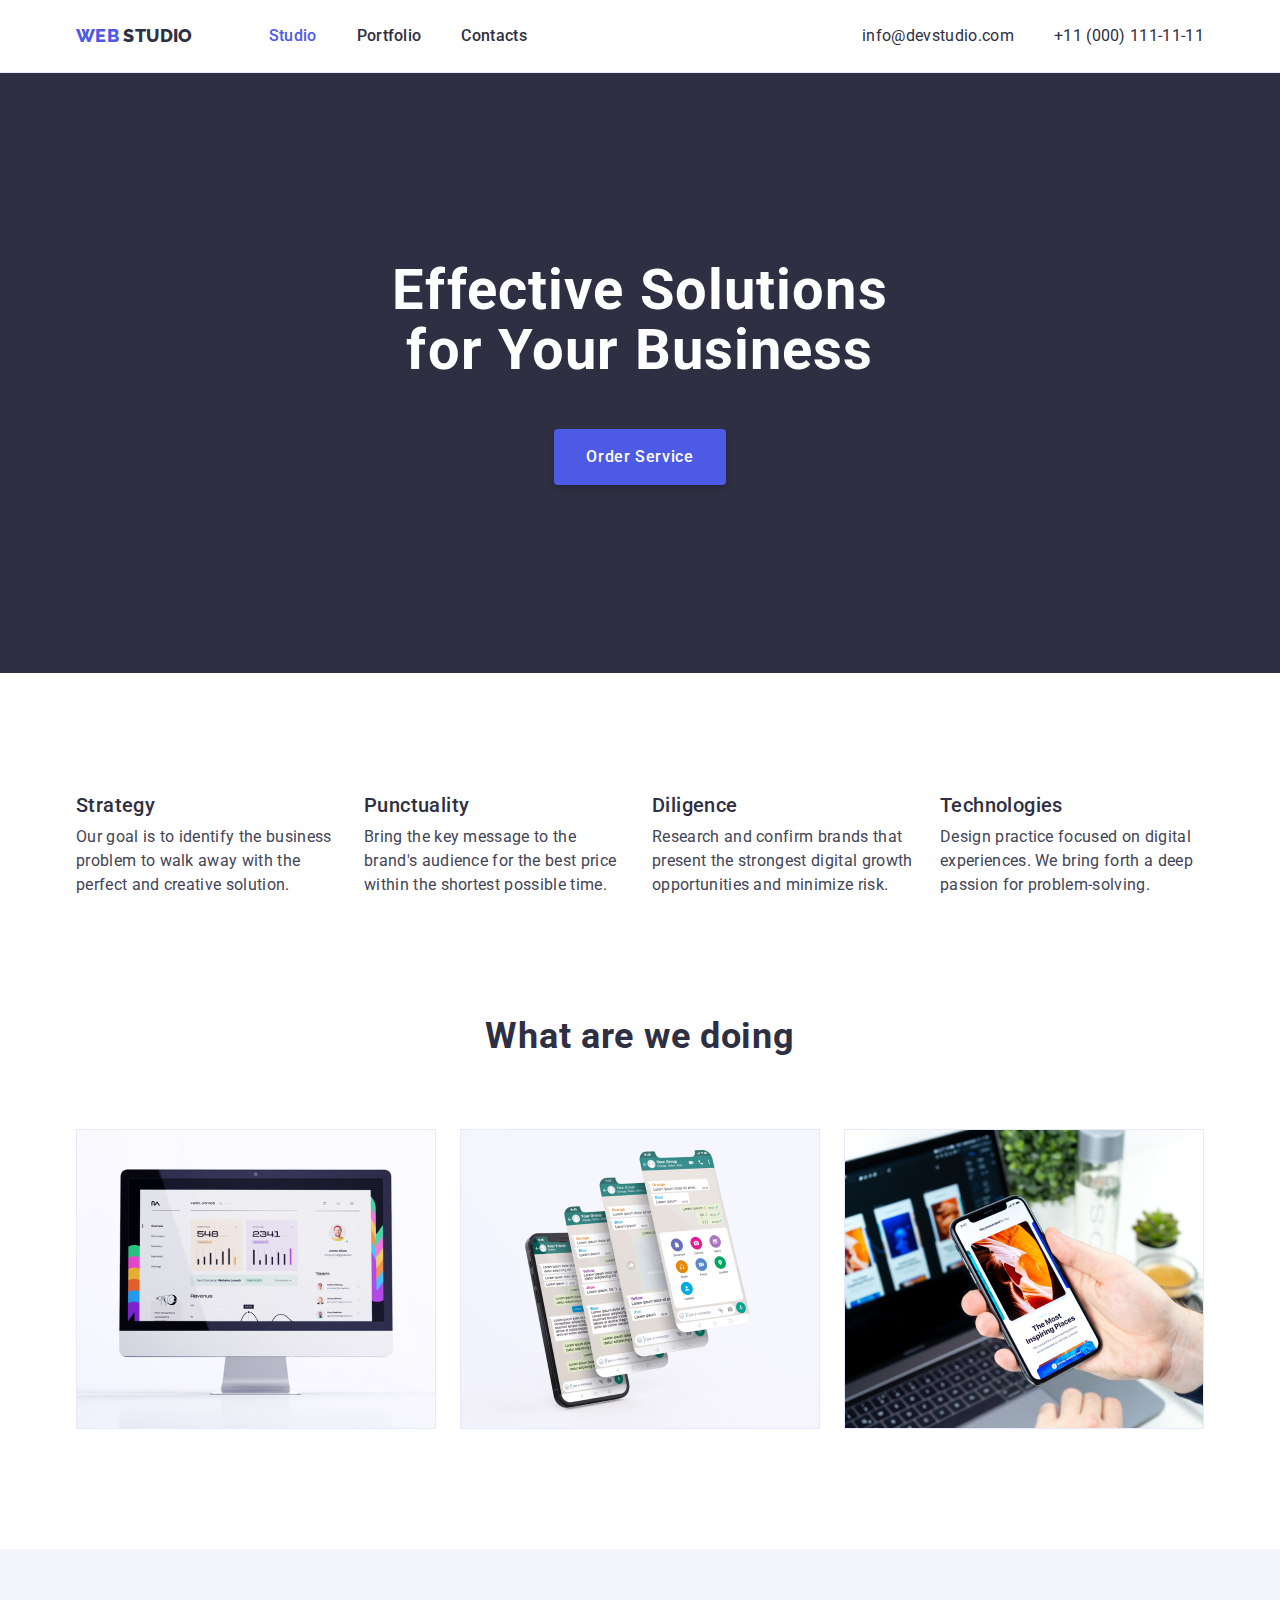
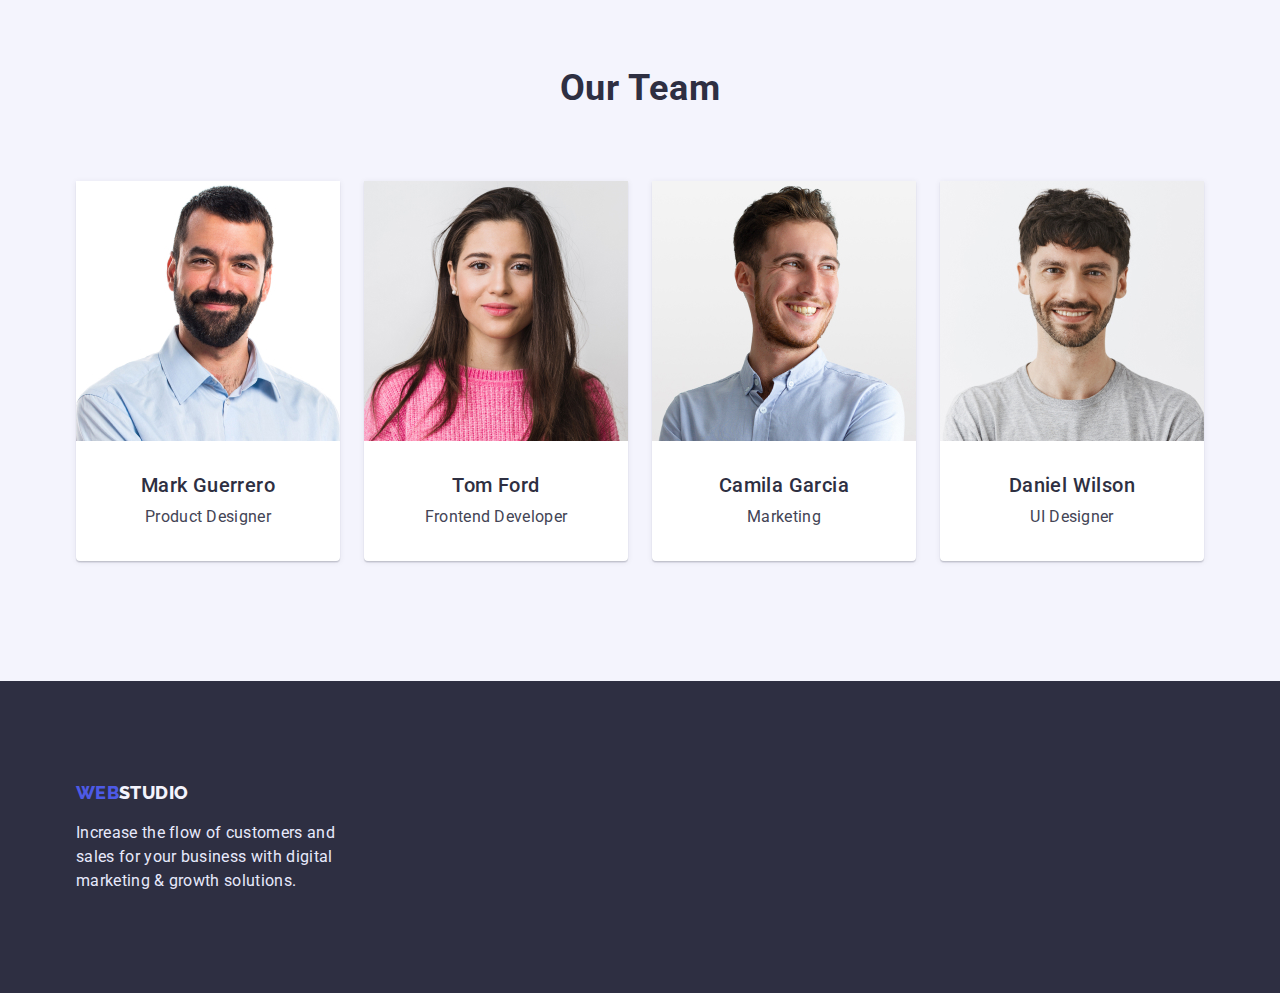
<file: index.html>
<!DOCTYPE html>
<html lang="en">
	<head>
		<meta charset="UTF-8" />
		<meta http-equiv="X-UA-Compatible" content="IE=edge" />
		<meta name="viewport" content="width=device-width, initial-scale=1.0" />
		<title>Студія</title>
		<link rel="preconnect" href="https://fonts.googleapis.com" />
		<link rel="preconnect" href="https://fonts.gstatic.com" crossorigin />
		<link
			href="https://fonts.googleapis.com/css2?family=Raleway:wght@800&family=Roboto:wght@400;500;700;900&display=swap"
			rel="stylesheet"
		/>
		<link
			rel="stylesheet"
			href="https://cdnjs.cloudflare.com/ajax/libs/modern-normalize/1.1.0/modern-normalize.min.css"
		/>
		<link rel="stylesheet" href="./css/styles.css" />
	</head>
	<body>
		<header class="header-forborder">
			<div class="container header-full">
				<nav class="header">
					<a href="index.html" class="logo">
						<span>WEB</span>
						STUDIO
					</a>
					<ul class="header-nav">
						<li><a href="index.html" class="current">Studio</a></li>
						<li><a href="portfolio.html">Portfolio</a></li>
						<li><a href="#">Contacts</a></li>
					</ul>
				</nav>
				<ul class="contacts">
					<li><a href="mailto:info@devstudio.com">info@devstudio.com</a></li>
					<li><a href="tel:+110001111111">+11 (000) 111-11-11</a></li>
				</ul>
			</div>
		</header>
		<main>
			<section class="business">
				<div class="business-inside container">
					<h1>Effective Solutions for Your Business</h1>
					<button type="button" class="button-order">Order Service</button>
				</div>
			</section>
			<section class="advantages">
				<div class="container">
					<h2 class="visually-hidden">Our advantages</h2>
					<ul>
						<li class="advantages-content">
							<h3>Strategy</h3>
							<p class="advantages-text">
								Our goal is to identify the business problem to walk away with the perfect and creative solution.
							</p>
						</li>
						<li class="advantages-content">
							<h3>Punctuality</h3>
							<p class="advantages-text">
								Bring the key message to the brand's audience for the best price within the shortest possible time.
							</p>
						</li>
						<li class="advantages-content">
							<h3>Diligence</h3>
							<p class="advantages-text">
								Research and confirm brands that present the strongest digital growth opportunities and minimize risk.
							</p>
						</li>
						<li class="advantages-content">
							<h3>Technologies</h3>
							<p class="advantages-text">
								Design practice focused on digital experiences. We bring forth a deep passion for problem-solving.
							</p>
						</li>
					</ul>
				</div>
			</section>
			<section class="what-doing">
				<div class="container">
					<h2>What are we doing</h2>
					<ul class="what-doing-img">
						<li><img src="./images/img1.jpg" alt="Sites" width="360" /></li>
						<li><img src="./images/img2.jpg" alt="Apps" width="360" /></li>
						<li><img src="./images/img3.jpg" alt="Landin pages" width="360" /></li>
					</ul>
				</div>
			</section>
			<section class="team">
				<div class="container">
					<h2>Our Team</h2>

					<ul>
						<li>
							<img src="./images/team1.jpg" alt="Photo of Mark Guerrero" width="264" />
							<div class="team-card-content">
								<h3>Mark Guerrero</h3>
								<p>Product Designer</p>
							</div>
						</li>
						<li>
							<img src="./images/team2.jpg" alt="Photo of Tom Ford" width="264" />
							<div class="team-card-content">
								<h3>Tom Ford</h3>
								<p>Frontend Developer</p>
							</div>
						</li>
						<li>
							<img src="./images/team3.jpg" alt="Photo of Camila Garcia" width="264" />
							<div class="team-card-content">
								<h3>Camila Garcia</h3>
								<p>Marketing</p>
							</div>
						</li>
						<li>
							<img src="./images/team4.jpg" alt="Photo of Daniel Wilson" width="264" />
							<div class="team-card-content">
								<h3>Daniel Wilson</h3>
								<p>UI Designer</p>
							</div>
						</li>
					</ul>
				</div>
			</section>
		</main>
		<footer>
			<div class="container">
				<a href="index.html" class="logo">
					<span>WEB</span>
					STUDIO
				</a>
				<p class="footer-text">
					Increase the flow of customers and sales for your business with digital marketing & growth solutions.
				</p>
			</div>
		</footer>
	</body>
</html>
</file>
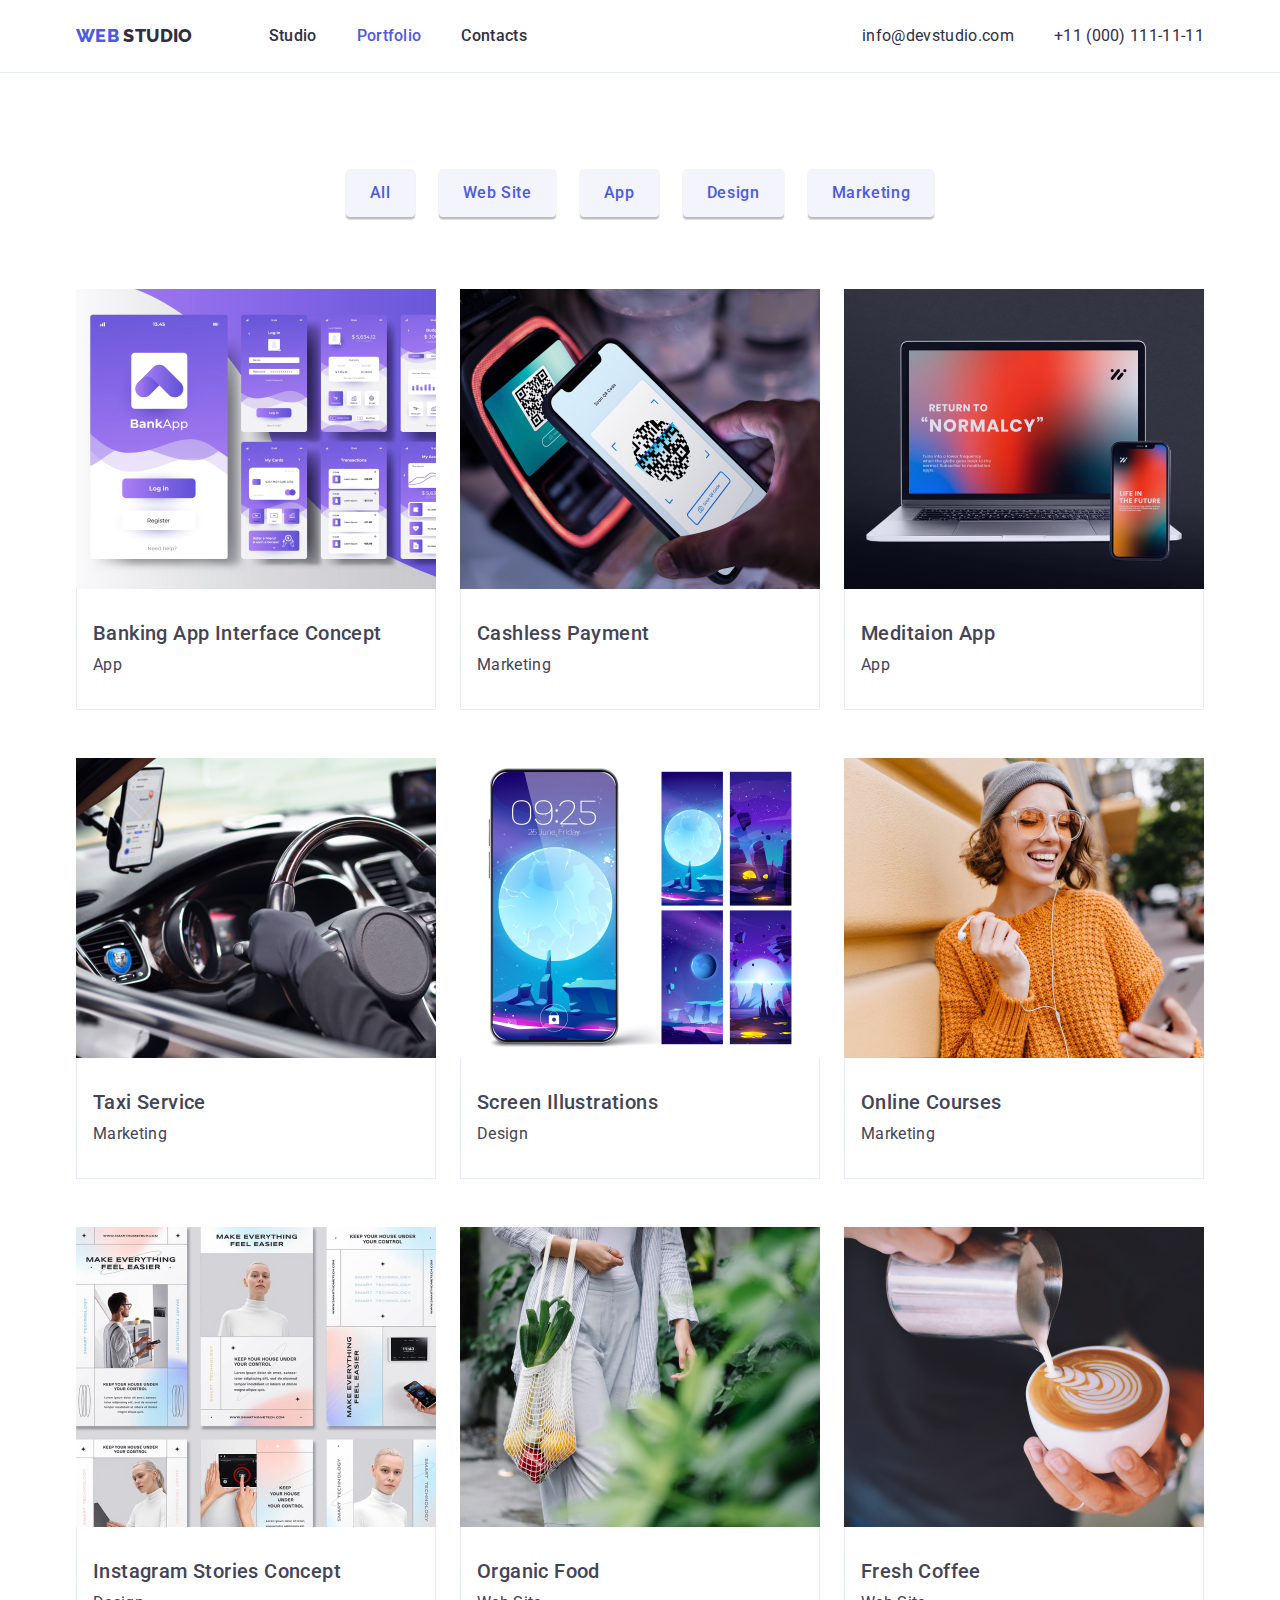
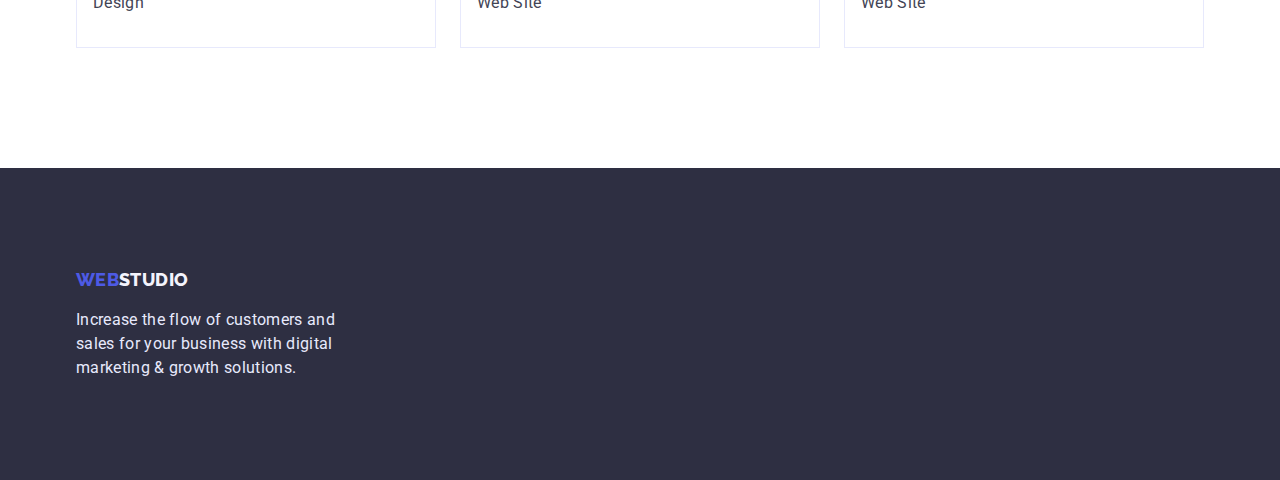
<file: portfolio.html>
<!DOCTYPE html>
<html lang="en">
	<head>
		<meta charset="UTF-8" />
		<meta http-equiv="X-UA-Compatible" content="IE=edge" />
		<meta name="viewport" content="width=device-width, initial-scale=1.0" />
		<title>Портфоліо</title>
		<link rel="preconnect" href="https://fonts.googleapis.com" />
		<link rel="preconnect" href="https://fonts.gstatic.com" crossorigin />
		<link
			href="https://fonts.googleapis.com/css2?family=Raleway:wght@800&family=Roboto:wght@400;500;700;900&display=swap"
			rel="stylesheet"
		/>
		<link
			rel="stylesheet"
			href="https://cdnjs.cloudflare.com/ajax/libs/modern-normalize/1.1.0/modern-normalize.min.css"
		/>
		<link rel="stylesheet" href="./css/styles.css" />
	</head>
	<body>
		<header class="header-forborder">
			<div class="container header-full">
				<nav class="header">
					<a href="index.html" class="logo">
						<span>WEB</span>
						STUDIO
					</a>
					<ul class="header-nav">
						<li><a href="index.html">Studio</a></li>
						<li><a href="portfolio.html" class="current">Portfolio</a></li>
						<li><a href="#">Contacts</a></li>
					</ul>
				</nav>
				<ul class="contacts">
					<li><a href="mailto:info@devstudio.com">info@devstudio.com</a></li>
					<li><a href="tel:+110001111111">+11 (000) 111-11-11</a></li>
				</ul>
			</div>
		</header>
		<main>
			<section class="main-cards">
				<div class="container">
					<h1 class="visually-hidden">Portfolio</h1>
					<ul class="portfolio">
						<li>
							<button type="button" class="portfolio-btn">All</button>
						</li>
						<li>
							<button type="button" class="portfolio-btn">Web Site</button>
						</li>
						<li>
							<button type="button" class="portfolio-btn">App</button>
						</li>
						<li>
							<button type="button" class="portfolio-btn">Design</button>
						</li>
						<li>
							<button type="button" class="portfolio-btn">Marketing</button>
						</li>
					</ul>

					<ul class="cards">
						<li class="item">
							<img src="./images/img-p-1.jpg" alt="Banking App Interface Concept" width="360" />
							<div class="card-content">
								<h2>Banking App Interface Concept</h2>
								<p>App</p>
							</div>
						</li>

						<li class="item">
							<img src="./images/img-p-2.jpg" alt="Cashless Payment" width="360" />
							<div class="card-content">
								<h2>Cashless Payment</h2>
								<p>Marketing</p>
							</div>
						</li>

						<li class="item">
							<img src="./images/img-p-3.jpg" alt="Meditaion App" width="360" />
							<div class="card-content">
								<h2>Meditaion App</h2>
								<p>App</p>
							</div>
						</li>

						<li class="item">
							<img src="./images/img-p-4.jpg" alt="Taxi Service" width="360" />
							<div class="card-content">
								<h2>Taxi Service</h2>
								<p>Marketing</p>
							</div>
						</li>

						<li class="item">
							<img src="./images/img-p-5.jpg" alt="Screen Illustrations" width="360" />
							<div class="card-content">
								<h2>Screen Illustrations</h2>
								<p>Design</p>
							</div>
						</li>

						<li class="item">
							<img src="./images/img-p-6.jpg" alt="Online Courses" width="360" />
							<div class="card-content">
								<h2>Online Courses</h2>
								<p>Marketing</p>
							</div>
						</li>

						<li class="item">
							<img src="./images/img-p-7.jpg" alt="Instagram Stories Concept" width="360" />
							<div class="card-content">
								<h2>Instagram Stories Concept</h2>
								<p>Design</p>
							</div>
						</li>

						<li class="item">
							<img src="./images/img-p-8.jpg" alt="Organic Food" width="360" />
							<div class="card-content">
								<h2>Organic Food</h2>
								<p>Web Site</p>
							</div>
						</li>

						<li class="item">
							<img src="./images/img-p-9.jpg" alt="Fresh Coffee" width="360" />
							<div class="card-content">
								<h2>Fresh Coffee</h2>
								<p>Web Site</p>
							</div>
						</li>
					</ul>
				</div>
			</section>
		</main>
		<footer>
			<div class="container">
				<a href="index.html" class="logo">
					<span>WEB</span>
					STUDIO
				</a>
				<p class="footer-text">
					Increase the flow of customers and sales for your business with digital marketing & growth solutions.
				</p>
			</div>
		</footer>
	</body>
</html>
</file>
<file: css/styles.css>
:root {
	--main-font: "Roboto", sans-serif;
	--secondary-font: "Raleway", sans-serif;

	--primary-bgc: #ffffff;
	--primary-text-color: #ffffff;
	--main-dark: #434455;
	--color-header: #2e2f42;
	--color-h: #2e2f42;
	--footer-bgc: #2e2f42;
	--footer-logo-color: #f4f4fd;
	--footer-text-color: #e7e9fc;
	--portfolio-team-bgc: #f4f4fd;
	--main-blue: #4d5ae5;
	--button-after: #404bbf;
	--order-button-hover: #404bbf;
	--nav-active: #404bbf;

	--card-left-gap: 24px;
	--card-top-gap: 48px;
}

/* Container */

.container {
	margin: 0 auto;
	padding: 0 15px;
	width: 1158px;
}

/* стилі = 0 */

h1,
h2,
h3,
h4,
h5,
h6,
ul,
p {
	margin: 0;
	padding: 0;
}

img {
	display: block;
	max-width: 100%;
	height: auto;
}

.section {
	padding-top: 120px;
	padding-bottom: 120px;
}

body {
	font-family: var(--main-font);
	color: var(--main-dark);
	background-color: var(--primary-bgc);
	font-size: 16px;
	letter-spacing: 0.02em;
}
.logo {
	font-family: var(--secondary-font);
	font-weight: 800;
	font-size: 18px;
	line-height: 1.3333;
	letter-spacing: 0.02em;
	color: var(--color-header);

	display: flex;
	margin-right: 76px;
}
footer .logo {
	color: var(--footer-logo-color);

	margin-bottom: 16px;
}
.logo > span {
	color: var(--main-blue);
}
.logo:visited {
	color: var(--color-header);
}
footer .logo:visited {
	color: var(--footer-logo-color);
}

.header-full {
	display: flex;
	align-items: center;
}

.header {
	display: flex;
}
.header-nav {
	display: flex;

	font-weight: 500;
}

.header-forborder {
	border-bottom: 1px solid var(--footer-text-color);
}

.contacts {
	display: flex;

	margin-left: auto;
}
.contacts li + li {
	margin-left: 40px;
}
.header-full a {
	padding: 24px 0;
	display: block;
}
.header-nav li:not(:last-child) {
	margin-right: 40px;
}

.header-nav a,
.contacts a {
	color: var(--color-header);

	line-height: 1.5;
}

.header-nav a.current {
	color: var(--main-blue);
}

.header-nav a:active,
.header-nav a:focus,
.contacts a:active,
.contacts a:focus,
.header-nav a:hover,
.contacts a:hover {
	color: var(--nav-active);
}

p {
	line-height: 1.5;
}

li {
	list-style-type: none;
}
a {
	text-decoration: none;
}
.business,
footer {
	background-color: var(--footer-bgc);
}
.business {
	padding: 188px 0;
	text-align: center;
}
.business h1 {
	font-weight: 700;
	font-size: 56px;
	line-height: 1.07;
	letter-spacing: 0.02em;
	color: var(--primary-text-color);

	width: 496px;
	margin-bottom: 48px;
	display: block;

	margin-left: auto;
	margin-right: auto;
}

.button-order {
	display: inline-block;
	min-width: 169px;
	height: 56px;

	font-weight: 500;
	color: var(--primary-text-color);
	background-color: var(--main-blue);
	cursor: pointer;
	font-family: var(--main-font);
	font-weight: 500;
	font-size: 16px;
	line-height: 1.5;
	letter-spacing: 0.04em;
	text-align: center;

	border: 0;
	padding: 16px 32px;
	box-shadow: 0px 4px 4px rgba(0, 0, 0, 0.15);
	border-radius: 4px;
}
.button-order:hover {
	background-color: var(--order-button-hover);
}

.advantages {
	padding: 120px 0;
}
.advantages ul {
	display: flex;
	gap: 24px;
}
.advantages-content {
	width: 264px;
}

.advantages-content h3 {
	margin-bottom: 8px;
}
.advantages-text {
	line-height: 1.5;
}

.what-doing-img {
	display: flex;
}
.what-doing-img li + li {
	margin-left: 24px;
}

.what-doing {
	padding-bottom: 120px;
}

.h2-team-centet {
	text-align: center;
}

.team ul {
	display: flex;
}

.team li {
	width: 264px;
	background-color: var(--primary-bgc);
	box-shadow: 0px 1px 6px rgba(46, 47, 66, 0.08), 0px 1px 1px rgba(46, 47, 66, 0.16), 0px 2px 1px rgba(46, 47, 66, 0.08);
	border-radius: 0px 0px 4px 4px;
}

.team li + li {
	margin-left: 24px;
}

.advantages h2,
.what-doing h2,
.team h2 {
	font-weight: 700;
	font-size: 36px;
	line-height: 1.11;
	letter-spacing: 0.02em;
	color: var(--color-h);
	text-align: center;

	margin-bottom: 72px;
}

.team-card-content {
	padding: 32px 16px;
	text-align: center;
}
.advantages h3,
.team h3 {
	font-weight: 500;
	font-size: 20px;
	line-height: 1.2;
	letter-spacing: 0.02em;
	color: var(--color-h);

	margin-bottom: 8px;
}

.portfolio {
	display: flex;
	margin-bottom: 72px;
	justify-content: center;
}
.portfolio li:not(:last-child) {
	margin-right: 24px;
}
.portfolio-btn {
	box-shadow: 0px 3px 1px rgba(0, 0, 0, 0.1), 0px 2px 1px rgba(0, 0, 0, 0.08), 0px 2px 2px rgba(0, 0, 0, 0.12);
	border-radius: 4px;
	border: 0;
	padding: 12px 24px;

	background-color: var(--portfolio-team-bgc);
	font-weight: 500;
	color: var(--main-blue);
	cursor: pointer;

	font-family: var(--main-font);
	font-weight: 500;
	font-size: 16px;
	line-height: 1.5;
	letter-spacing: 0.04em;
}

.portfolio-btn:hover,
.portfolio-btn:focus {
	color: var(--primary-text-color);
	background-color: var(--main-blue);
}
.cards h2 {
	font-weight: 500;
	font-size: 20px;
	line-height: 1.2;
	letter-spacing: 0.02em;
}
.cards h3 {
	line-height: 1.5;
}

.main-cards {
	padding-top: 96px;
	padding-bottom: 120px;
}

.cards {
	display: flex;
	flex-wrap: wrap;
	gap: 48px 24px;
}

.card-content {
	padding-top: 32px;
	padding-left: 16px;
	padding-bottom: 32px;
	border: 1px solid var(--footer-text-color);
	border-top: 0;
}

.item h2 {
	margin-bottom: 8px;
}

.team {
	background-color: var(--portfolio-team-bgc);
	padding-bottom: 120px;
	padding-top: 120px;
}

footer {
	padding-top: 100px;
	padding-bottom: 100px;
}

.footer-text {
	color: var(--footer-text-color);
	line-height: 1.5;
	width: 264px;
}

.visually-hidden {
	position: absolute;
	width: 1px;
	height: 1px;
	margin: -1px;
	border: 0;
	padding: 0;

	white-space: nowrap;
	clip-path: inset(100%);
	clip: rect(0 0 0 0);
	overflow: hidden;
}
</file>
